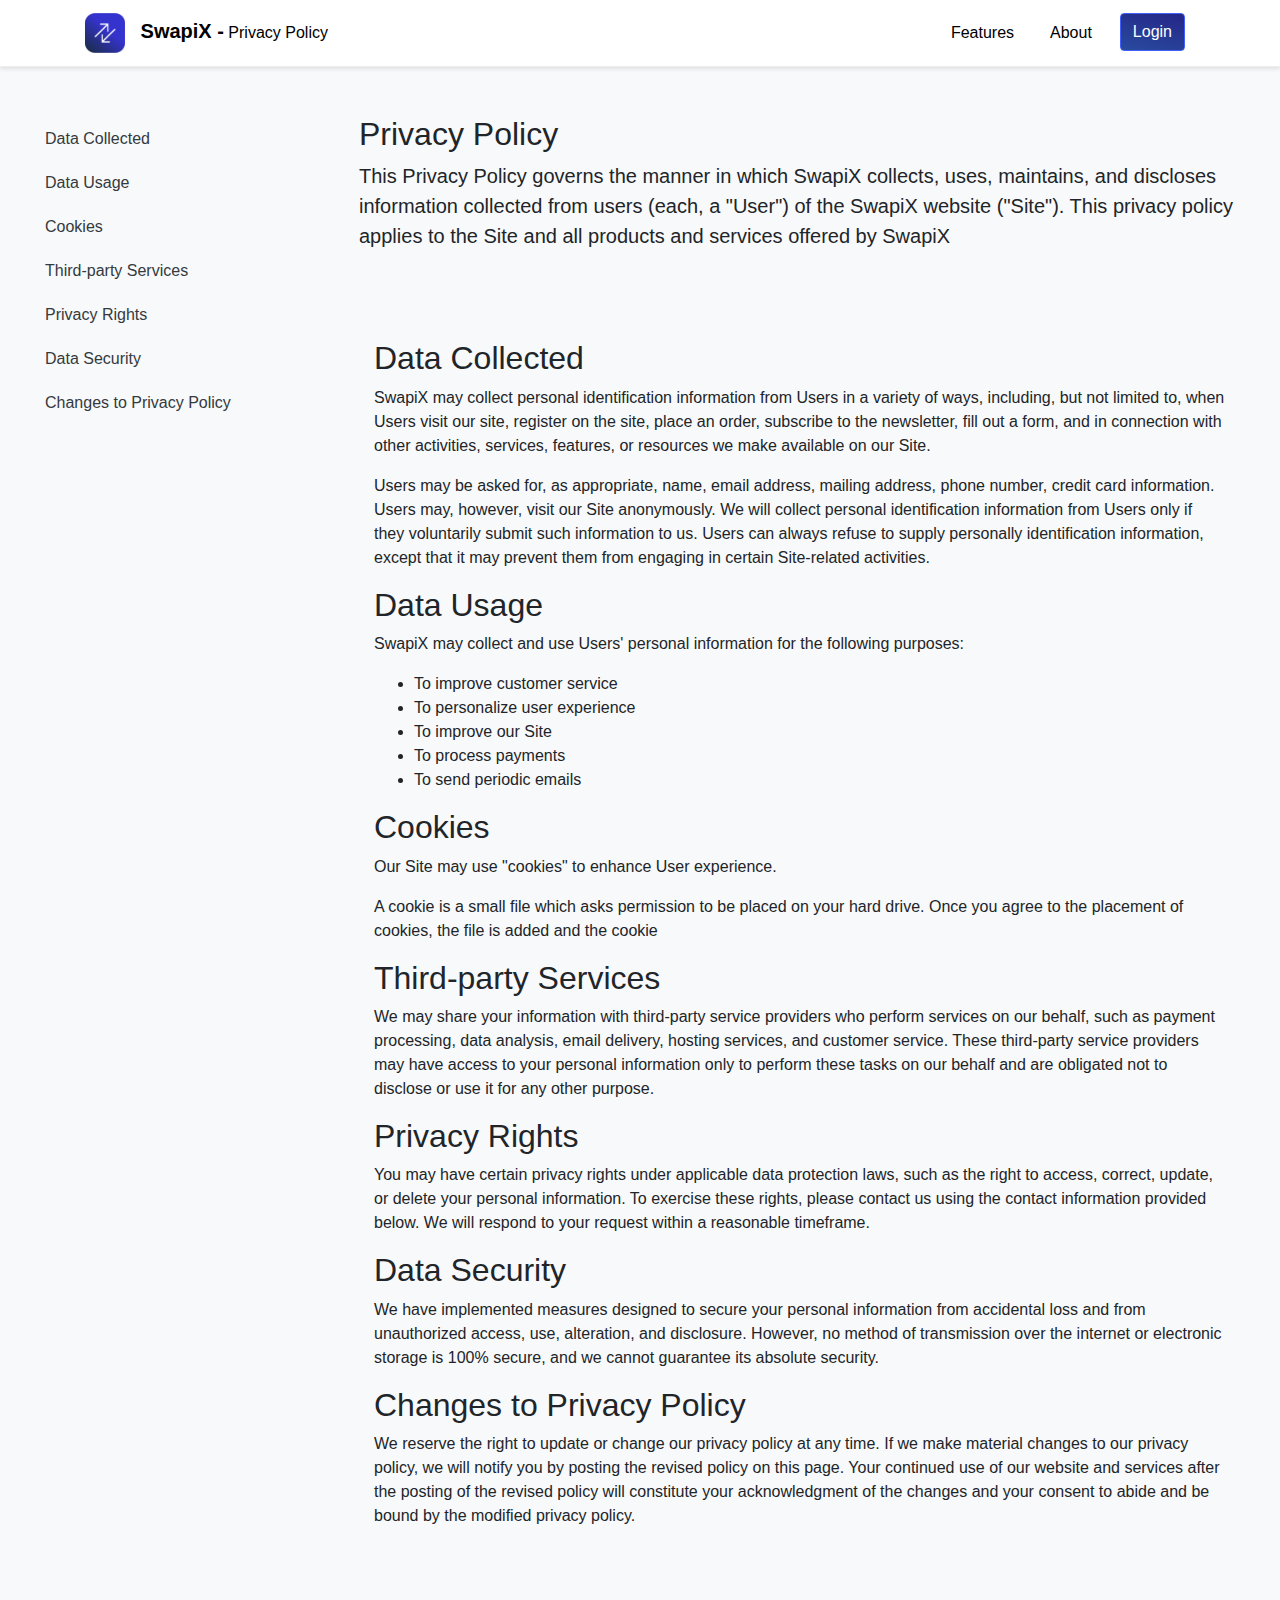
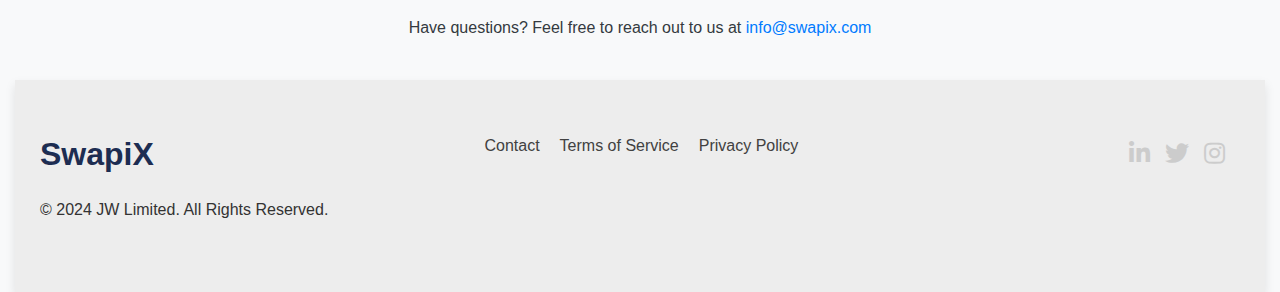
<file: pages/privacy-policy/index.html>
<!DOCTYPE html>
<html lang="en">
<head>
    <!-- Meta Tags -->
    <meta charset="UTF-8">
    <meta name="viewport" content="width=device-width, initial-scale=1.0">
    <title>SwapiX - Privacy Policy</title>
    <meta name="description" content="SwapiX Privacy Policy outlines how we collect, use, and protect your personal information.">
    <meta name="keywords" content="SwapiX, Privacy Policy, data protection, personal information, GDPR">
    <link rel="canonical" href="https://core.swapix.fun/privacy-policy">

    <!-- External Stylesheets -->
    <link rel="stylesheet" href="https://stackpath.bootstrapcdn.com/bootstrap/4.5.2/css/bootstrap.min.css">
    <link rel="stylesheet" href="https://cdnjs.cloudflare.com/ajax/libs/font-awesome/5.15.3/css/all.min.css">
    <!-- Custom Stylesheets -->
    <link rel="stylesheet" href="/styles/index.style.css"> 
    <link rel="stylesheet" href="/styles/sidebar.style.css"> 
    <link rel="stylesheet" href="/styles/footer.style.css"> 
    <link rel="stylesheet" href="/styles/header.style.css"> 
    <link rel="stylesheet" href="/styles/featurebox.style.css"> 
    <link rel="stylesheet" href="/styles/hero.style.css"> 
    <link rel="stylesheet" href="/styles/caroussel_sub.style.css"> 

    <!-- External JavaScript libraries -->
    <script src="https://code.jquery.com/jquery-3.6.0.min.js"></script>
    <script src="https://code.jquery.com/jquery-3.5.1.slim.min.js"></script>
    <script src="https://cdn.jsdelivr.net/npm/@popperjs/core@2.9.2/dist/umd/popper.min.js"></script>
    <script src="https://stackpath.bootstrapcdn.com/bootstrap/4.5.2/js/bootstrap.min.js"></script>

    <!-- Favicon -->
    <link rel="icon" href="/media/icons/logo.png" sizes="32x32">
</head>
<body>
    <!-- Navigation Bar -->
    <nav class="navbar navbar-expand-lg navbar-white">
        <div class="container">
            <!-- Brand Logo -->
            <a class="navbar-brand" href="/">
                <img src="/media/icons/logo.png" alt="SwapiX Logo" class="svg-logo">
                SwapiX -<small> Privacy Policy</small>
            </a>
            <!-- Navbar Toggler -->
            <button class="navbar-toggler" type="button" data-toggle="collapse" data-target="#navbarSupportedContent" aria-controls="navbarSupportedContent" aria-expanded="false" aria-label="Toggle navigation">
                <span class="navbar-toggler-icon dark"></span>
            </button>
            <!-- Navbar Links -->
            <div class="collapse navbar-collapse" id="navbarSupportedContent">
                <ul class="navbar-nav ml-auto">
                    <li class="nav-item">
                        <a class="nav-link" href="/pages/features/">Features</a>
                    </li>
                    <li class="nav-item">
                        <a class="nav-link" href="https://github.com/JW-Limited">About</a>
                    </li>
                    <li class="nav-item">
                        <a class="btn btn-primary btn-account" href="/pages/login/">Login</a>
                    </li>
                </ul>
            </div>
        </div>
    </nav>
    <div class="container-fluid">
        <div class="row">
            <!-- Side Menu -->
            <nav class="col-md-3 d-none d-md-block bg-light sidebar float-right" style="margin-top: 50px;">
                <div class="sidebar-sticky">
                    <ul class="nav flex-column">
                        <li class="nav-item">
                            <a class="nav-link" href="#data-collected">Data Collected</a>
                        </li>
                        <li class="nav-item">
                            <a class="nav-link" href="#data-usage">Data Usage</a>
                        </li>
                        <li class="nav-item">
                            <a class="nav-link" href="#cookies">Cookies</a>
                        </li>
                        <li class="nav-item">
                            <a class="nav-link" href="#third-party">Third-party Services</a>
                        </li>
                        <li class="nav-item">
                            <a class="nav-link" href="#privacy-rights">Privacy Rights</a>
                        </li>
                        <li class="nav-item">
                            <a class="nav-link" href="#data-security">Data Security</a>
                        </li>
                        <li class="nav-item">
                            <a class="nav-link" href="#changes">Changes to Privacy Policy</a>
                        </li>
                    </ul>
                </div>
            </nav>
            <!-- Content -->
            <main role="main" class="col-md-9 ml-sm-auto col-lg-9 px-4">
                <div class="container mt-5">
                    <div class="row">
                        <div class="col-md-12 mb-4">
                            <h2>Privacy Policy</h2>
                            <p class="lead">This Privacy Policy governs the manner in which SwapiX collects, uses, maintains, and discloses information collected from users (each, a "User") of the SwapiX website ("Site"). This privacy policy applies to the Site and all products and services offered by SwapiX</p>
                        </div>
                </div> 
                <div class="container mt-5">
                    <section id="data-collected">
                        <h2>Data Collected</h2>
                        <p>SwapiX may collect personal identification information from Users in a variety of ways, including, but not limited to, when Users visit our site, register on the site, place an order, subscribe to the newsletter, fill out a form, and in connection with other activities, services, features, or resources we make available on our Site.</p>
                        <p>Users may be asked for, as appropriate, name, email address, mailing address, phone number, credit card information. Users may, however, visit our Site anonymously. We will collect personal identification information from Users only if they voluntarily submit such information to us. Users can always refuse to supply personally identification information, except that it may prevent them from engaging in certain Site-related activities.</p>
                    </section>
            
                    <section id="data-usage">
                        <h2>Data Usage</h2>
                        <p>SwapiX may collect and use Users' personal information for the following purposes:</p>
                        <ul>
                            <li>To improve customer service</li>
                            <li>To personalize user experience</li>
                            <li>To improve our Site</li>
                            <li>To process payments</li>
                            <li>To send periodic emails</li>
                        </ul>
                    </section>
            
                    <section id="cookies">
                        <h2>Cookies</h2>
                        <p>Our Site may use "cookies" to enhance User experience.</p>
                        <p>A cookie is a small file which asks permission to be placed on your hard drive. Once you agree to the placement of cookies, the file is added and the cookie
                        
                  </section>
                  <section id="third-party">
                    <h2>Third-party Services</h2>
                    <p>We may share your information with third-party service providers who perform services on our behalf, such as payment processing, data analysis, email delivery, hosting services, and customer service. These third-party service providers may have access to your personal information only to perform these tasks on our behalf and are obligated not to disclose or use it for any other purpose.</p>
                </section>
                
                <section id="privacy-rights">
                    <h2>Privacy Rights</h2>
                    <p>You may have certain privacy rights under applicable data protection laws, such as the right to access, correct, update, or delete your personal information. To exercise these rights, please contact us using the contact information provided below. We will respond to your request within a reasonable timeframe.</p>
                </section>
                
                <section id="data-security">
                    <h2>Data Security</h2>
                    <p>We have implemented measures designed to secure your personal information from accidental loss and from unauthorized access, use, alteration, and disclosure. However, no method of transmission over the internet or electronic storage is 100% secure, and we cannot guarantee its absolute security.</p>
                </section>
                
                <section id="changes">
                    <h2>Changes to Privacy Policy</h2>
                    <p>We reserve the right to update or change our privacy policy at any time. If we make material changes to our privacy policy, we will notify you by posting the revised policy on this page. Your continued use of our website and services after the posting of the revised policy will constitute your acknowledgment of the changes and your consent to abide and be bound by the modified privacy policy.</p>
                </section>
                </div>
           </main>
    </div>
</body>
<div class="mt-5 py-4">
    <div class="container">
        <div class="row">
            <div class="col-md-12 text-center text-dark">
                <p class="mb-40">Have questions? Feel free to reach out to us at <a href="mailto:info@swapix.com" class="text-primary">info@swapix.com</a></p>
            </div>
        </div>
    </div>
</div>
</html>

<footer>
        <div class="footer-content">
            <div class="footer-logo">SwapiX</div>
            <ul class="footer-menu">
                <li><a href="/pages/contact/">Contact</a></li>
                <li><a href="/pages/terms-of-service/">Terms of Service</a></li>
                <li><a href="/pages/privacy-policy/">Privacy Policy</a></li>
            </ul>
            <div class="footer-social-icons">
                <a href="https://www.linkedin.com/company/swap-ix/"><i class="fab fa-linkedin-in"></i></a>
                <a href="https://twitter.com/swap_ix"><i class="fab fa-twitter"></i></a>
                <a href="https://www.instagram.com/swap_ix/"><i class="fab fa-instagram"></i></a>
            </div>
        </div>
        <div class="footer-bottom">
            <div class="footer-bottom-content">
                © 2024 JW Limited. All Rights Reserved.
            </div>
        </div>
    </footer>
</html>
</file>
<file: styles/index.style.css>
.accent-color {
    color: #3533cd; /* Akzentfarbe */
}

body {
    font-family: 'Segoe UI', Tahoma, Geneva, Verdana, sans-serif;
    background-color: #f8f9fa;
    margin: 0;
    padding: 0;
}

.subscription-checks ul {
    list-style: none;
    padding: 0;
}

.subscription-checks li {
    font-size: 1rem;
    color: #666;
    margin-bottom: 10px;
}

.subscription-checks li i {
    color: #28a745;
    margin-right: 5px;
}

.subscription-checks-lite ul {
    list-style: none;
    padding: 0;
}

.subscription-checks-lite li {
    font-size: 1rem;
    color: #666;
    margin-bottom: 10px;
}

.subscription-checks-lite li i {
    color: #898989;
    margin-right: 5px;
}
</file>
<file: styles/sidebar.style.css>
/* Styles for Sidebar Navigation */
.sidebar {
    height: 100%; /* Full height */
}

.sidebar .nav-link {
    padding: 10px 20px; /* Padding for links */
    color: #343a40; /* Link color */
    transition: background-color 0.3s; /* Smooth transition for background color */
}

.sidebar .nav-link:hover {
    background-color: #e9ecef; /* Background color on hover */
}
</file>
<file: styles/footer.style.css>
/* Footer-Stile */
footer {
    background-color: #ededed; /* Hintergrundfarbe des Footers */
    color: #ccc; /* Textfarbe im Footer */
    padding: 50px 0; /* Innenabstand des Footers */
    box-shadow: 0px 5px 10px rgba(0, 0, 0, 0.1); /* Schatten unter dem Footer */
}

.footer-content {
    max-width: 1200px; /* Maximale Breite des Inhalts im Footer */
    margin: 0 auto; /* Zentrierung des Inhalts */
    display: flex; /* Flexbox-Layout */
    justify-content: space-between; /* Platzierung des Inhalts */
    align-items: center; /* Ausrichtung des Inhalts */
}

.footer-logo {
    color: #1d2d52; 
    font-size: 2em; /* Größe des Logos */
    font-weight: bold; /* Fetter Schriftstil */
}

.footer-menu {
    list-style-type: none; /* Entfernen der Listenpunkte */
    padding: 0; /* Entfernen des Innenabstands */
    display: flex; /* Flexbox-Layout */
}

.footer-menu li {
    margin-right: 20px; /* Abstand zwischen den Menüpunkten */
}

.footer-menu li:last-child {
    margin-right: 0; /* Kein Abstand für das letzte Element */
}

.footer-menu a {
    color: #414141; /* Textfarbe der Links */
    text-decoration: none; /* Entfernen der Unterstreichung */
    transition: color 0.3s; /* Übergangseffekt für die Textfarbe */
}

.footer-menu a:hover {
    color: #1d2d52; /* Textfarbe der Links beim Schweben */
}

.footer-social-icons {
    display: flex; /* Flexbox-Layout für die Social-Media-Icons */
}

.footer-social-icons a {
    color: #ccc; /* Farbe der Social-Media-Icons */
    font-size: 1.5em; /* Größe der Social-Media-Icons */
    margin-right: 15px; /* Abstand zwischen den Icons */
    transition: color 0.3s; /* Übergangseffekt für die Farbe */
}

.footer-social-icons a:hover {
    color: #1d2d52; /* Farbe der Icons beim Schweben */
}

/* Zusätzliche Stile für den unteren Bereich des Footers */
.footer-bottom {
    color: #333; /* Textfarbe im unteren Bereich des Footers */
    padding: 20px 0; /* Innenabstand des unteren Bereichs des Footers */
}

.footer-bottom-content {
    max-width: 1200px; /* Maximale Breite des Inhalts im unteren Bereich des Footers */
    margin: 0 auto; /* Zentrierung des Inhalts */
    text-align: left; /* Textausrichtung zentriert */
}

.footer-bottom-content a {
    color: #333; /* Textfarbe der Links im unteren Bereich des Footers */
    text-decoration: none; /* Entfernen der Unterstreichung */
    transition: color 0.3s; /* Übergangseffekt für die Textfarbe */
}

.footer-bottom-content a:hover {
    color:#1d2d52; /* Textfarbe der Links im unteren Bereich des Footers beim Schweben */
}
</file>
<file: styles/header.style.css>
@import url('https://fonts.googleapis.com/css?family=Manrope:700|Manrope:400');
@import url("https://fonts.googleapis.com/css2?family=Outfit:wght@300;400;500;600;700&display=swap");

body{
    /*font-family: "Outfit";*/
}

:root {
    --text: hsl(0, 0%, 99%);
    --textDim: hsl(0, 0%, 60%);
    --background: hsl(0, 0%, 7%);
    --primary: hsl(155, 100%, 65%);
    --primaryBg: hsla(155, 100%, 65%, 1%);
    --primaryHi: hsla(155, 100%, 75%, 25%);
    --primaryFg: hsl(155, 100%, 85%);
    --secondary: hsl(156, 51%, 14%);
    --secondaryFg: hsl(156, 51%, 75%);
    --secondaryBg: hsla(156, 51%, 14%, 5%);
    --secondaryHi: hsla(156, 51%, 30%, 50%);
    --accent: hsl(155, 100%, 94%);
    --accentBg: hsla(155, 100%, 94%, 1%);
    --accentHi: hsla(155, 100%, 100%, 25%);
}

.navbar-brand {
    font-weight: bold;
    align-self: flex-start;
    color: #000; /* Schwarze Schriftfarbe */
    margin-right: auto; /* Align the logo to the left */
}

.navbar 
{
    transition: background-color 0.3s ease;
    width: 100%;
    z-index: 1000;
    
    background-color: #fff; /* Weiße Hintergrundfarbe */
    box-shadow: 0 2px 4px rgba(0, 0, 0, 0.1); /* Schatten */
    border-bottom: 1px solid #eee; /* Unterstrich */
}

.navbar-toggler {
    border-color: transparent;
    color: #ffffff; /* Durchsichtiger Toggle-Button-Rahmen */
}


.navbar-nav {
    text-align: center;
}

.nav-item {
    margin: 0 10px;
}

.nav-enabled{
    color: #262560;
}

.nav-link {
    color: #000; /* Schwarze Schriftfarbe */
    transition: all 0.3s ease; /* Fließende Übergänge */
    position: relative;
}

.nav-link::before {
    content: '';
    position: absolute;
    bottom: -5px;
    left: 0;
    width: 100%;
    height: 2px;
    background-color: #6c63ff; /* Akzentfarbe für Unterstrich */
    transform: scaleX(0); /* Anfangszustand: unsichtbar */
    transition: transform 0.3s ease; /* Fließende Übergänge */
}

.nav-link:hover::before {
    transform: scaleX(1); /* Unterstrich erscheint beim Hover */
}


.btn-primary {
    background: linear-gradient(195deg, #252587, #284c9f); ;
    transition: all 0.3s ease; /* Fließende Übergänge */
    border-color: #425efc; /* Pink border on hover */
    color: #fff; 
    transition: all 0.5s ease-in-out; /* Fließende Übergänge */
}

.btn-primary:hover {
    background: linear-gradient(95deg, #252587, #284c9f); 
}

/* SVG-Logo im Header */
.svg-logo {
    width: 40px;
    height: 40px;
    margin-right: 10px;
    transition: transform 0.3s ease; /* Fließende Übergänge */
}

.navbar-toggler:hover .svg-logo {
    transform: scale(1.2); /* Vergrößern des Logos beim Hover über den Toggle-Button */
}

.container-row{
    display: flex;
    flex-wrap: wrap;
}
</file>
<file: styles/featurebox.style.css>
.features {
    padding: 100px 0;
}

.feature-box {
    background-color: #fff;
    border-radius: 10px;
    box-shadow: 0 0 20px rgba(0, 0, 0, 0.1);
    padding: 30px;
    transition: all 0.3s ease;
    animation: fadeIn 1s ease forwards;
}

.btn-features{
      color: #363636; /* Black text color */
      border-color: #3d3d3d; /* White button border */
      padding: 8px 20px; /* Button padding */
      border-radius: 5px; /* Rounded corners */
      transition: all 0.3s ; 
      font-weight: bold; /* Bold font weight */
}

.btn-features:hover{
    color: #1c1c1c; /* Black text color */
    border-color: #252525; /* White button border */
    background-color: white;
}

.feature-content:hover{
     color: rgb(37, 37, 38);
}

.feature-box:hover {
    transform: translateY(-10px);
    box-shadow: 0 0 40px rgba(0, 0, 0, 0.2);
    color: rgb(0, 48, 78);
}
</file>
<file: styles/hero.style.css>
.hero-section {
    color: #fff; /* Textfarbe in der Hero-Sektion */
    padding: 100px 0; /* Innenabstand der Hero-Sektion */
    text-align: left; /* Textausrichtung links */
    position: relative;
    background-size: 320%;
    background-position: 60; /* Relative Positionierung für die SVG-Animation */
    background: linear-gradient(195deg, #030321, #1d2d52); /* Gradient Hintergrund */
    animation: gradientMovement 10s ease infinite alternate; /* Bewegung des Gradients */
    height: 75vh;
    justify-content: center; /* Added for horizontal centering */
      align-items: center; 
      display: flex; 
}

.background-animation {
  position: absolute;
  top: 0;
  left: 0;
  width: 100%;
  height: 100%;
}

.background-animation {
  position: absolute;
  top: 0;
  left: 0;
  width: 100%;
  height: 100%;
}

.chart-image {
  width: 100%;
  height: 100%;
  object-fit: cover; /* Stretch image to fill container */
  filter: blur(70px); /* Add blur effect */
  opacity: 0.1; 
  animation: gradientMovement  10s ease infinite alternate;/* Reduce opacity for a faded look */
}

.gradient-overlay {
  position: absolute;
  top: 0;
  left: 0;
  width: 100%;
  height: 100%;
  background: linear-gradient(195deg, #030321, #1d2d52);
}
@keyframes gradientMovement {
    0% {
        background-position: 0% 50%;
    }
    100% {
        background-position: 100% 50%;
    }
}

.hero-content {
    max-width: 800px; /* Maximale Breite des Inhalts */
    margin: 0 auto; /* Zentrierung des Inhalts */
}

.hero-content h1 {
    animation: fadeInUp 1s ease forwards;
    font-size: 3em; /* Größere Schriftgröße für die Überschrift */
    margin-bottom: 20px; /* Abstand unter der Überschrift */
}

.hero-content p {
    animation: fadeInUp 1s ease forwards;
    font-size: 1.2em; /* Größere Schriftgröße für den Text */
    margin-bottom: 40px; /* Abstand unter dem Text */
}

.swapix-text {
  color: #ffffff; /* Pink color for SwapiX text */
  animation: swapColor 5s ease-in-out infinite alternate; /* Animate color change */
}
@keyframes swapColor {
  0% {
    color: #00C8FF; /* Blue to pink */
  }
  50% {
    color: #2d42ad; /* Pink */
  }
  100% {
    color: #a4d9e8; /* Pink to blue */
  }
}


.logo-svg {
    position: absolute; /* Absolute Positionierung für die SVG */
    top: 50%; /* Vertikale Zentrierung */
    right: 0; /* Rechts ausrichten */
    animation: moveArrows 2s infinite alternate; /* Animation für die Pfeile */
    transform: translateY(-50%); /* Zentrieren */
}

.svg-animation path {
    /*animation: moveArrows 1s ease infinite alternate; /* Crazy Animation für die Pfeile */
    transform-origin: center;
}

.btn-joinNOW {
  background-color: #fff; /* White button background */
  color: #000; /* Black text color */
  border-color: #fff; /* White button border */
  padding: 10px 20px; /* Button padding */
  border-radius: 5px; /* Rounded corners */
  transition: all 0.3s ; 
  font-weight: bold; /* Bold font weight */
}

.btn-joinNOW:hover {
  background: linear-gradient(195deg, #252587, #284c9f); /* Pink on hover */
  border-color: #425efc; /* Pink border on hover */
  color: #fff; /* White text on hover */
}

.btn-explore { /* White button background */
  color: #ffffff; /* Black text color */
  border-color: #fff; /* White button border */
  padding: 10px 20px; /* Button padding */
  border-radius: 5px; 
  margin-left: 10px;/* Rounded corners */
  transition: all 0.5s ease-in-out; 
  font-weight: bold; /* Bold font weight */
}

.btn-explore:hover {
  border-color: #425efc; /* Pink border on hover */
  color: #e0e0f2; /* White text on hover */
}
</file>
<file: styles/caroussel_sub.style.css>
.custom-btn {
    background-color: #6c63ff;
    border-color: #6c63ff;
    color: #fff;
    transition: all 0.3s ease;
}

.custom-btn:hover {
    background-color: #5753d6;
    border-color: #5753d6;
}
.subscription .card {
    display: flex;
    flex-direction: column;
}

.subscription{
    padding-bottom: 100px;
    padding-top: 40px;
    background-color: #fff;
    margin: 0 auto; /* Zentrierung des Inhalts */
}

.subscription .card-body {
    flex: 1;
}

.subscription .btn{
    background: linear-gradient(195deg, #252587, #284c9f); 
    color:#fff;
}

.subscription .btn-sec{
    background: linear-gradient(195deg, #eeeeef, #ffffff); 
    color:#232222;
}

.subscription .btn-sec-premium{
    color:#232222;
    background: linear-gradient(195deg, #ffffe2, #ffffff); 
    border-color: #a28a29;
}

.basic-card {
    background-color: #ffffff; /* Light gray background */
    box-shadow: 0 2px 8px rgba(0, 0, 0, 0.26);  /* Shadow around the card */
    
    position: relative;
}

.badge {
    position: absolute; /* Absolute positioning for badge */
    top: 10px; /* Adjust as needed */
    right: 10px; /* Adjust as needed */
    background: linear-gradient(195deg, #252587, #284c9f); 
    color: #fff; /* Badge text color */
    padding: 5px 10px; /* Padding */
    border-radius: 5px; /* Rounded corners */
    font-size: 12px; /* Font size */
    animation: pulse 1s infinite alternate; /* Animation */
}


.badge-premium {
    background-color: #ffffff; /* Light gray background dow around the card */
    font-weight: bold;
    position: relative;
    position: absolute; /* Absolute positioning for badge */
    top: 10px; /* Adjust as needed */
    right: 10px; /* Adjust as needed */
    background: linear-gradient(195deg, #293fa2, #0ab6e6); 
    color: #fff; /* Badge text color */
    padding: 5px 10px; /* Padding */
    border-radius: 5px; /* Rounded corners */
    font-size: 12px; /* Font size */
    animation: pulse 1s infinite alternate; /* Animation */
}

.card-header p{
    color:#afafaf;
}

@keyframes pulse {
    0% {
        transform: scale(1);
    }
    100% {
        transform: scale(1.05);
    }
}

.section-divider {
    border: none;
    height: 1px;
    background-color: #6a6a6a; /* Choose your preferred color */
    margin: 0 auto 1rem; /* Adjust margin as needed */
    width: 50%; /* Adjust width as needed */
}

.section-title {
    background-color: #f8f9fa; /* Background color of the text */
    padding: 0 10px; /* Add padding for better appearance */
    display: inline-block;
    font-weight: bold;
}
</file>
